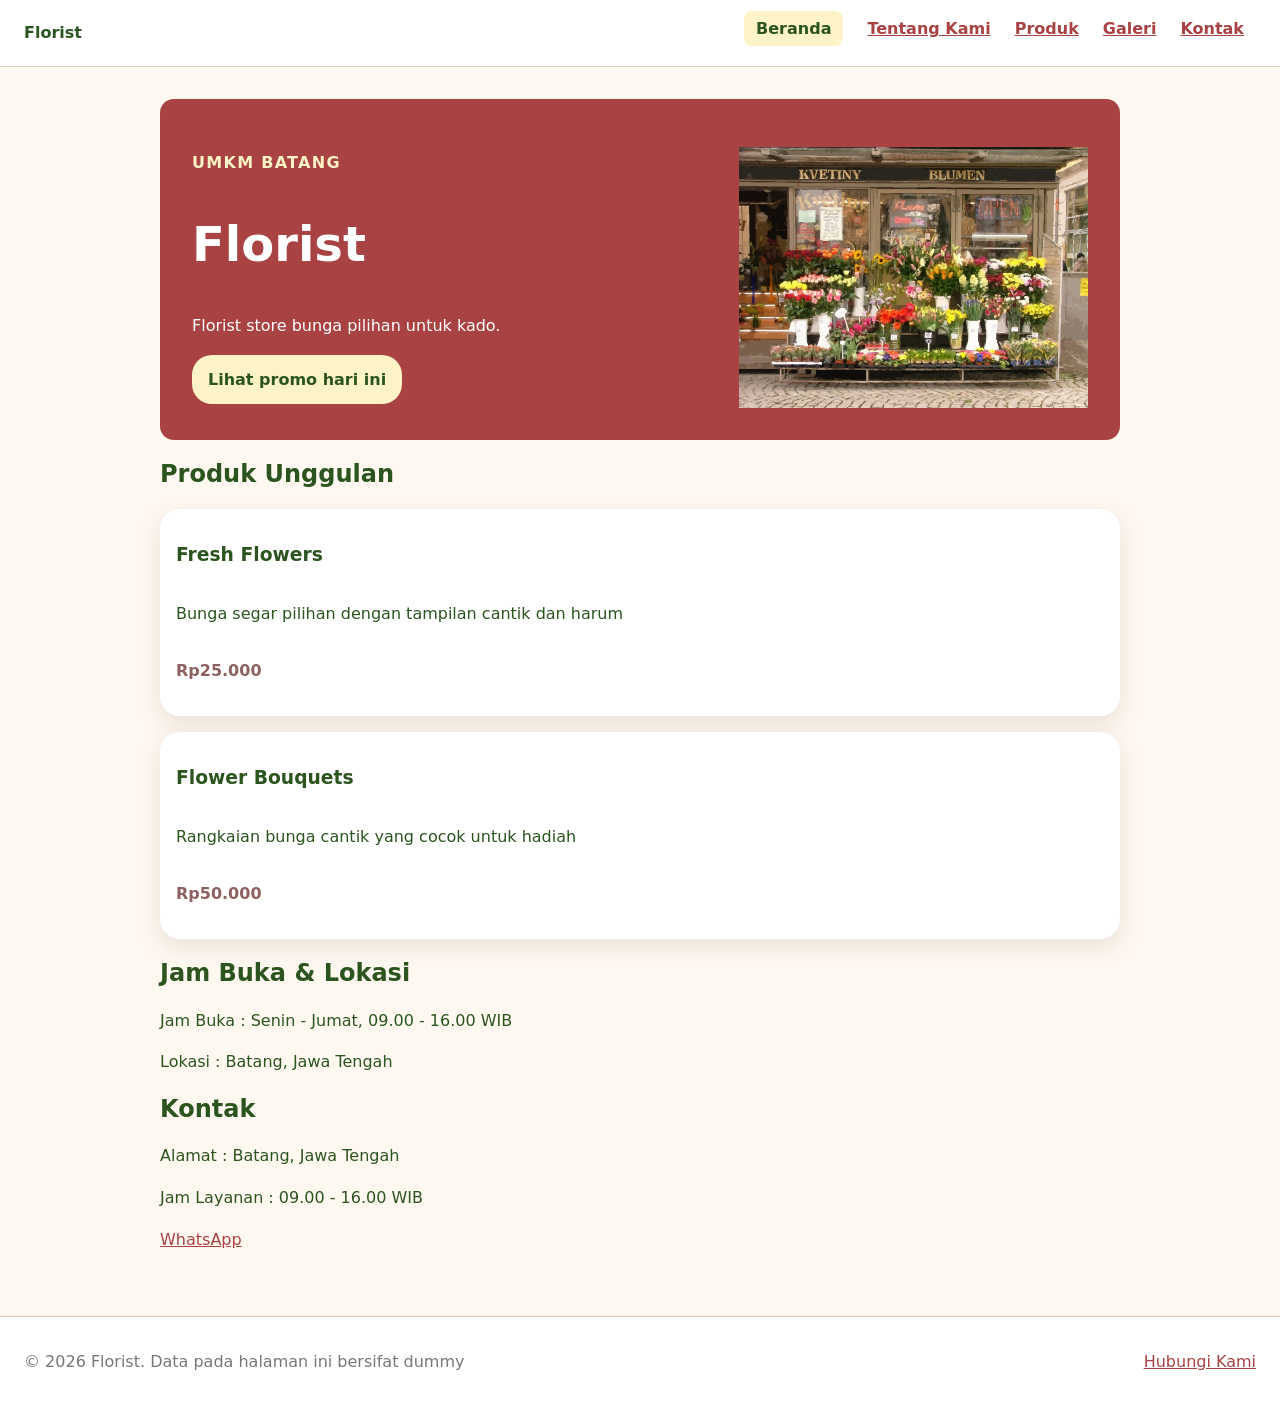
<file: index.html>
<!DOCTYPE html>
<html lang="en">

<head>
    <meta charset="UTF-8">
    <meta name="viewport" content="width=device-width, initial-scale=1.0">
    <title>Florist - Website UMKM</title>
    <link rel="stylesheet" href="css/style.css">

</head>

<body>
    <a class="skip-link" href="#konten">Lewat ke konten utama</a>
    <header class="site-header">
        <nav class="nav" aria-label="Navigasi utama">
            <a class="brand" href="index.html">Florist</a>
            <ul>
                <li><a aria-current="page" href="index.html">Beranda</a></li>
                <li><a href="tentang.html">Tentang Kami</a></li>
                <li><a href="produk.html">Produk</a></li>
                <li><a href="galeri.html">Galeri</a></li>
                <li><a href="kontak.html">Kontak</a></li>
            </ul>
        </nav>
    </header>

    <main id="konten" class="page">
        <section class="hero" aria-labelledby="hero-title">
            <div class="hero-content">
                <p class="eyebrow"> UMKM Batang</p>
                <h1 id="hero-title">Florist</h1>
                <p>Florist store bunga pilihan untuk kado.</p>
                <button id="promoButton" type="button">Lihat promo hari ini</button>
            </div>
            <img src="assets\images\florist.svg" width="640" height="360" alt="Koleksi Florist Kami">
        </section>

        <section aria-labelledby="produk-title">
            <h2 id="produk-title">Produk Unggulan</h2>
            <div class="product-list">
                <article class="product-card">
                    <h3>Fresh Flowers</h3>
                    <p>Bunga segar pilihan dengan tampilan cantik dan harum</p>
                    <p class="price">Rp25.000</p>
                </article>
                <article class="product-card">
                    <h3>Flower Bouquets</h3>
                    <p>Rangkaian bunga cantik yang cocok untuk hadiah</p>
                    <p class="price">Rp50.000</p>
                </article>
            </div>
        </section>
        <section aria-labelledby="info-title">
            <h2 id="info-title"> Jam Buka & Lokasi</h2>
            <p>Jam Buka : Senin - Jumat, 09.00 - 16.00 WIB</p>
            <p>Lokasi : Batang, Jawa Tengah</p>
        </section>
        <section aria-labelledby="kontak-singkat">
            <h2 id="kontak-singkat">Kontak</h2>
            <p>Alamat : Batang, Jawa Tengah</p>
            <p>Jam Layanan : 09.00 - 16.00 WIB</p>
            <a href="https://wa.me/6285647520231"> WhatsApp</a>
        </section>
    </main>
    <footer class="site-footer">
        <p>&copy; 2026 Florist. Data pada halaman ini bersifat dummy</p>
        <a href="kontak.html">Hubungi Kami</a>
    </footer>
    <script src="js/app.js" defer></script>
    <script src="js/script.js"></script>

</body>

</html>
</file>
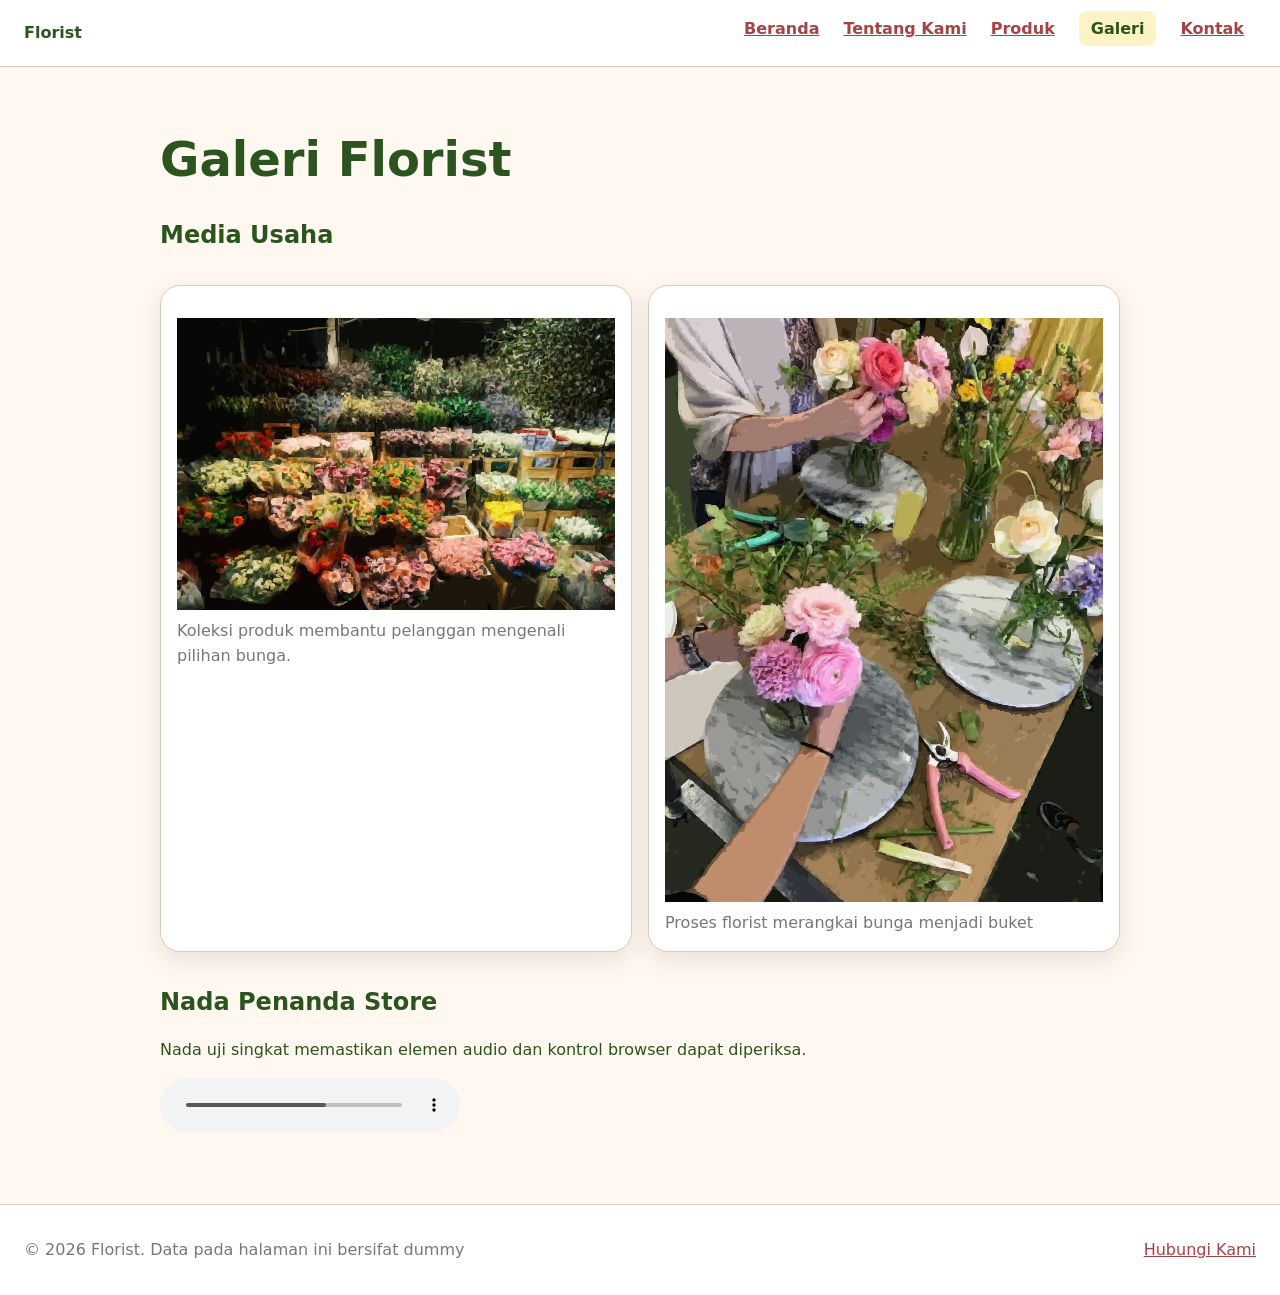
<file: galeri.html>
<!DOCTYPE html>
<html lang="en">

<head>
    <meta charset="UTF-8">
    <meta name="viewport" content="width=device-width, initial-scale=1.0">
    <title>Florist - Website UMKM</title>
    <link rel="stylesheet" href="css/style.css">
    <script src="js/app.js" defer></script>
</head>

<body>
    <a class="skip-link" href="#konten">Lewat ke konten utama</a>
    <header class="site-header">
        <nav class="nav" aria-label="Navigasi utama">
            <a class="brand" href="index.html">Florist</a>
            <ul>
                <li><a href="index.html">Beranda</a></li>
                <li><a href="tentang.html">Tentang Kami</a></li>
                <li><a href="produk.html">Produk</a></li>
                <li><a aria-current="page" href="galeri.html">Galeri</a></li>
                <li><a href="kontak.html">Kontak</a></li>
            </ul>
        </nav>
    </header>
    <main id="konten" class="page">
        <h1>Galeri Florist</h1>
        <section aria-labelledby="media-title">
            <h2 id="media-title">Media Usaha</h2>
            <div class="gallery-grid">
                <figure class="media-card">
                    <img src="assets\images\flower.svg" width="640" height="360" loading="lazy"
                        alt="Koleksi Florist Kami" />
                    <figcaption>Koleksi produk membantu pelanggan mengenali pilihan bunga.</figcaption>
                </figure>
                <figure class="media-card">
                    <img src="assets\images\rangkai.svg" width="640" height="360" loading="lazy"
                        alt="Florist sedang merangkai bunga menjadi buket">
                    <figcaption>Proses florist merangkai bunga menjadi buket</figcaption>
                </figure>

            </div>
        </section>
        <section aria-labelledby="audio-title">
            <h2 id="audio-title">Nada Penanda Store</h2>
            <p id="audio-note">Nada uji singkat memastikan elemen audio dan kontrol browser dapat diperiksa.</p>
            <audio controls aria-describedby="audio-note" src="assets\audio\intrumen.mp3">
                Browser Anda tidak mendukung pemutar audio.
            </audio>
        </section>
    </main>
    <footer class="site-footer">
        <p>&copy; 2026 Florist. Data pada halaman ini bersifat dummy</p>
        <a href="kontak.html">Hubungi Kami</a>
    </footer>
</body>

</html>
</file>
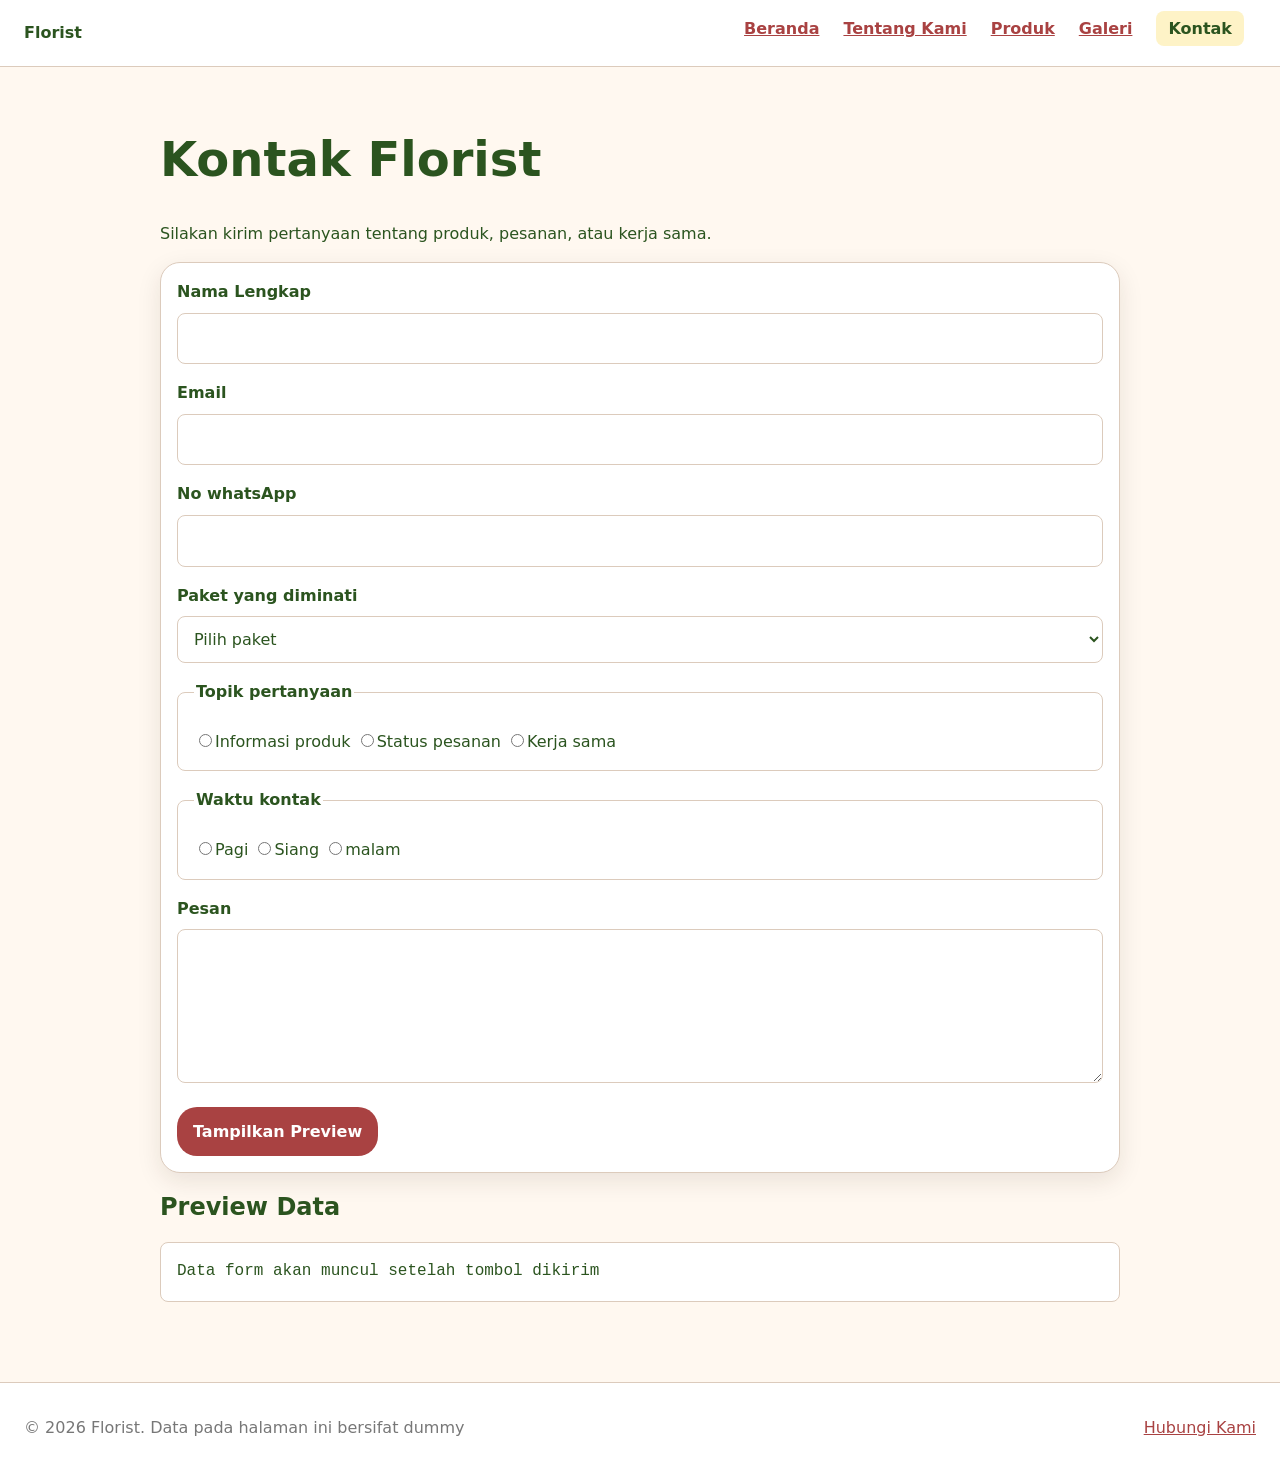
<file: kontak.html>
<!DOCTYPE html>
<html lang="en">

<head>
    <meta charset="UTF-8">
    <meta name="viewport" content="width=device-width, initial-scale=1.0">
    <title>Florist - Website UMKM</title>
    <link rel="stylesheet" href="css/style.css">
    <script src="js/form.js" defer></script>
    <script src="js/app.js" defer></script>
</head>

<body>
    <a class="skip-link" href="#konten">Lewat ke konten utama</a>
    <header class="site-header">
        <nav class="nav" aria-label="Navigasi utama">
            <a class="brand" href="index.html">Florist</a>
            <ul>
                <li><a href="index.html">Beranda</a></li>
                <li><a href="tentang.html">Tentang Kami</a></li>
                <li><a href="produk.html">Produk</a></li>
                <li><a href="galeri.html">Galeri</a></li>
                <li><a aria-current="page" href="kontak.html">Kontak</a></li>
            </ul>
        </nav>
    </header>
    <main id="konten" class="page">
        <h1>Kontak Florist</h1>
        <p>Silakan kirim pertanyaan tentang produk, pesanan, atau kerja sama.</p>
        <form id="form-kontak" action="#" method="post">
            <div class="field">
                <label for="name">Nama Lengkap</label>
                <input type="text" name="name" id="name" autocomplete="name" required minlength="3" />
            </div>
            <div class="field">
                <label for="email">Email</label>
                <input type="email" id="email" name="email" autocomplete="email" required />
            </div>
            <div class="field">
                <label for="tel">No whatsApp</label>
                <input type="tel" id="tel" name="tel" autocomplete="tel" required>
            </div>
            <div class="field">
                <label for="paket">Paket yang diminati</label>
                <select name="paket" id="paket" required>
                    <option value="">Pilih paket</option>
                    <option value="rumahan">Paket rumahan</option>
                    <option value="kantor">Paket kantor</option>
                    <option value="reseller">Paket reseller</option>
                </select>
            </div>
            <fieldset>
                <legend>Topik pertanyaan</legend>
                <label><input type="radio" name="topik" value="produk" required>Informasi produk</label>
                <label><input type="radio" name="topik" value="pesanan">Status pesanan</label>
                <label><input type="radio" name="topik" value="kerja-sama">Kerja sama</label>
            </fieldset>
            <fieldset>
                <legend>Waktu kontak</legend>
                <label><input type="radio" name="waktu" value="pagi" required>Pagi</label>
                <label><input type="radio" name="waktu" value="siang">Siang</label>
                <label><input type="radio" name="waktu" value="malam">malam</label>
            </fieldset>
            <div class="field">
                <label for="pesan">Pesan</label>
                <textarea name="pesan" id="pesan" rows="5" required minlength="10"></textarea>
            </div>
            <button type="submit">Tampilkan Preview</button>
        </form>
        <section aria-labelledby="preview-titlr">
            <h2 id="preview-title">Preview Data</h2>
            <pre id="preview-form" aria-live="polite">Data form akan muncul setelah tombol dikirim</pre>
        </section>
    </main>
    <footer class="site-footer">
        <p>&copy; 2026 Florist. Data pada halaman ini bersifat dummy</p>
        <a href="kontak.html">Hubungi Kami</a>
    </footer>
</body>

</html>
</file>
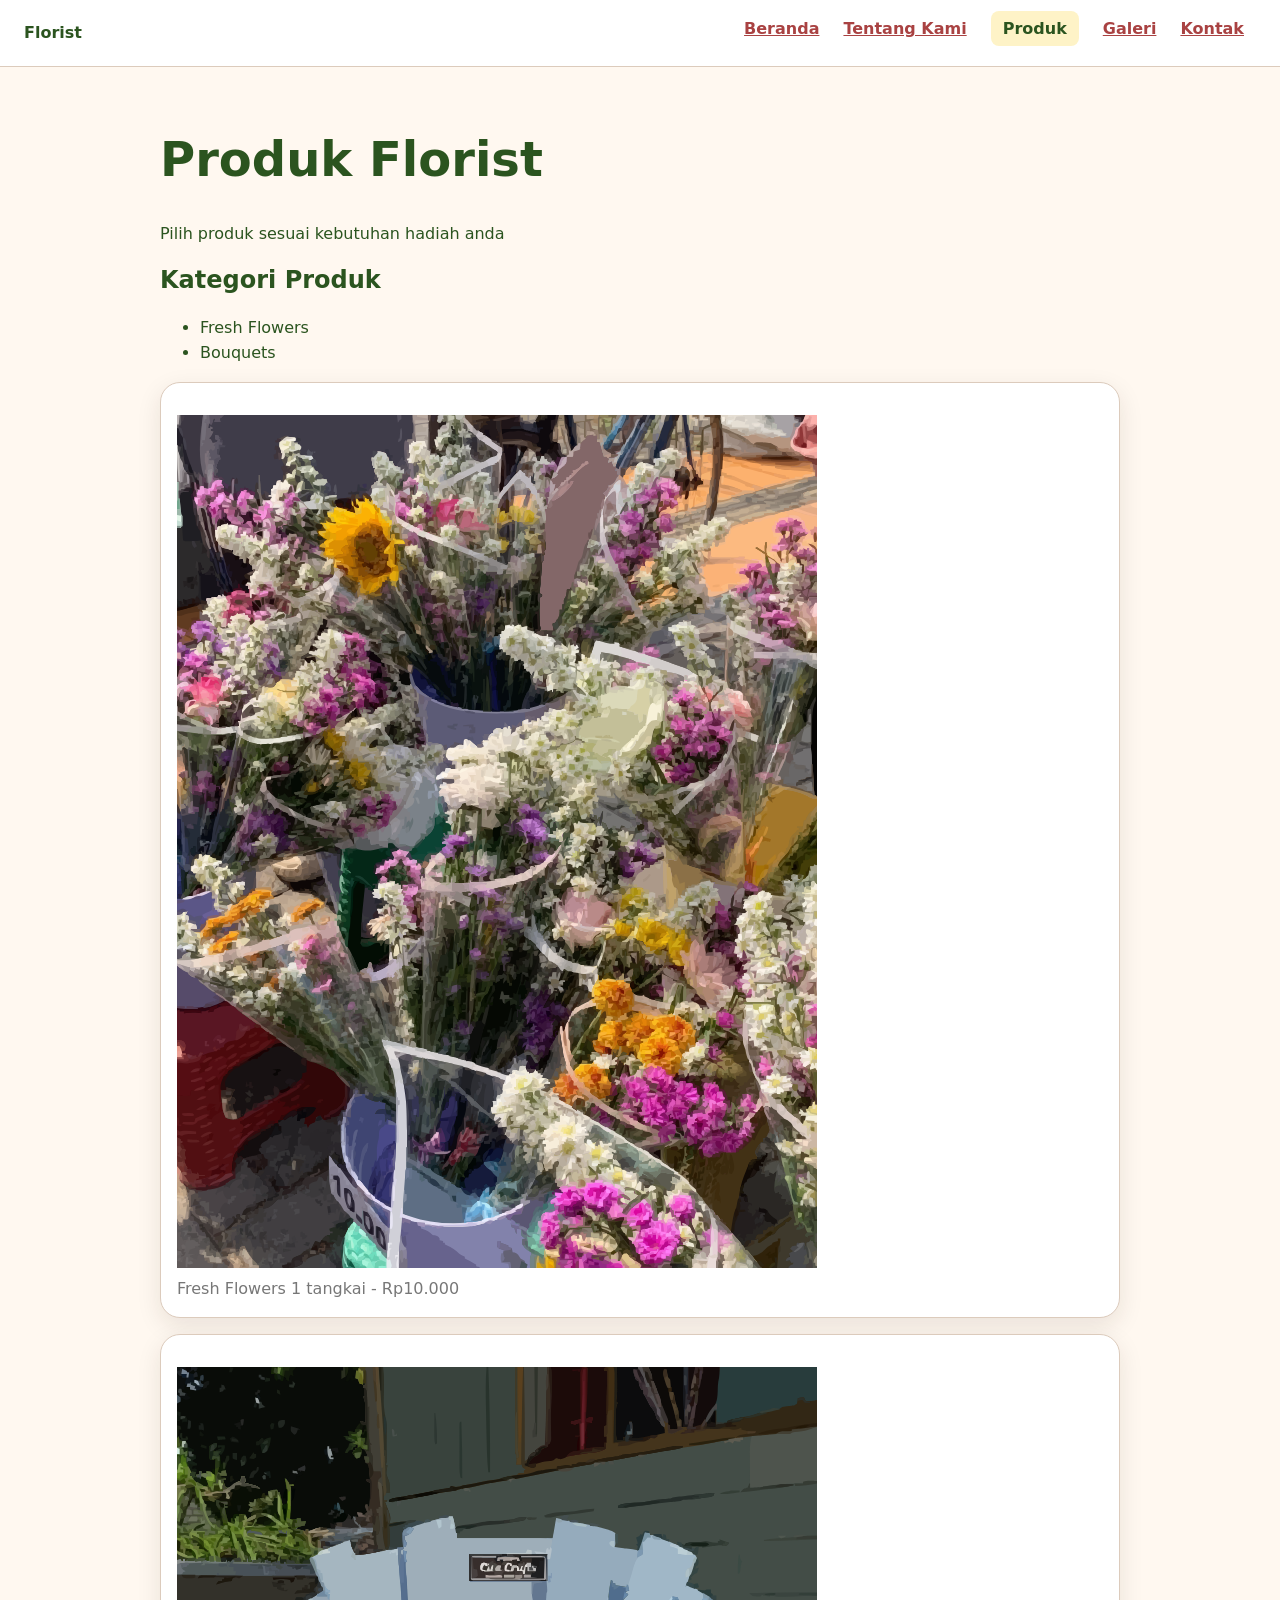
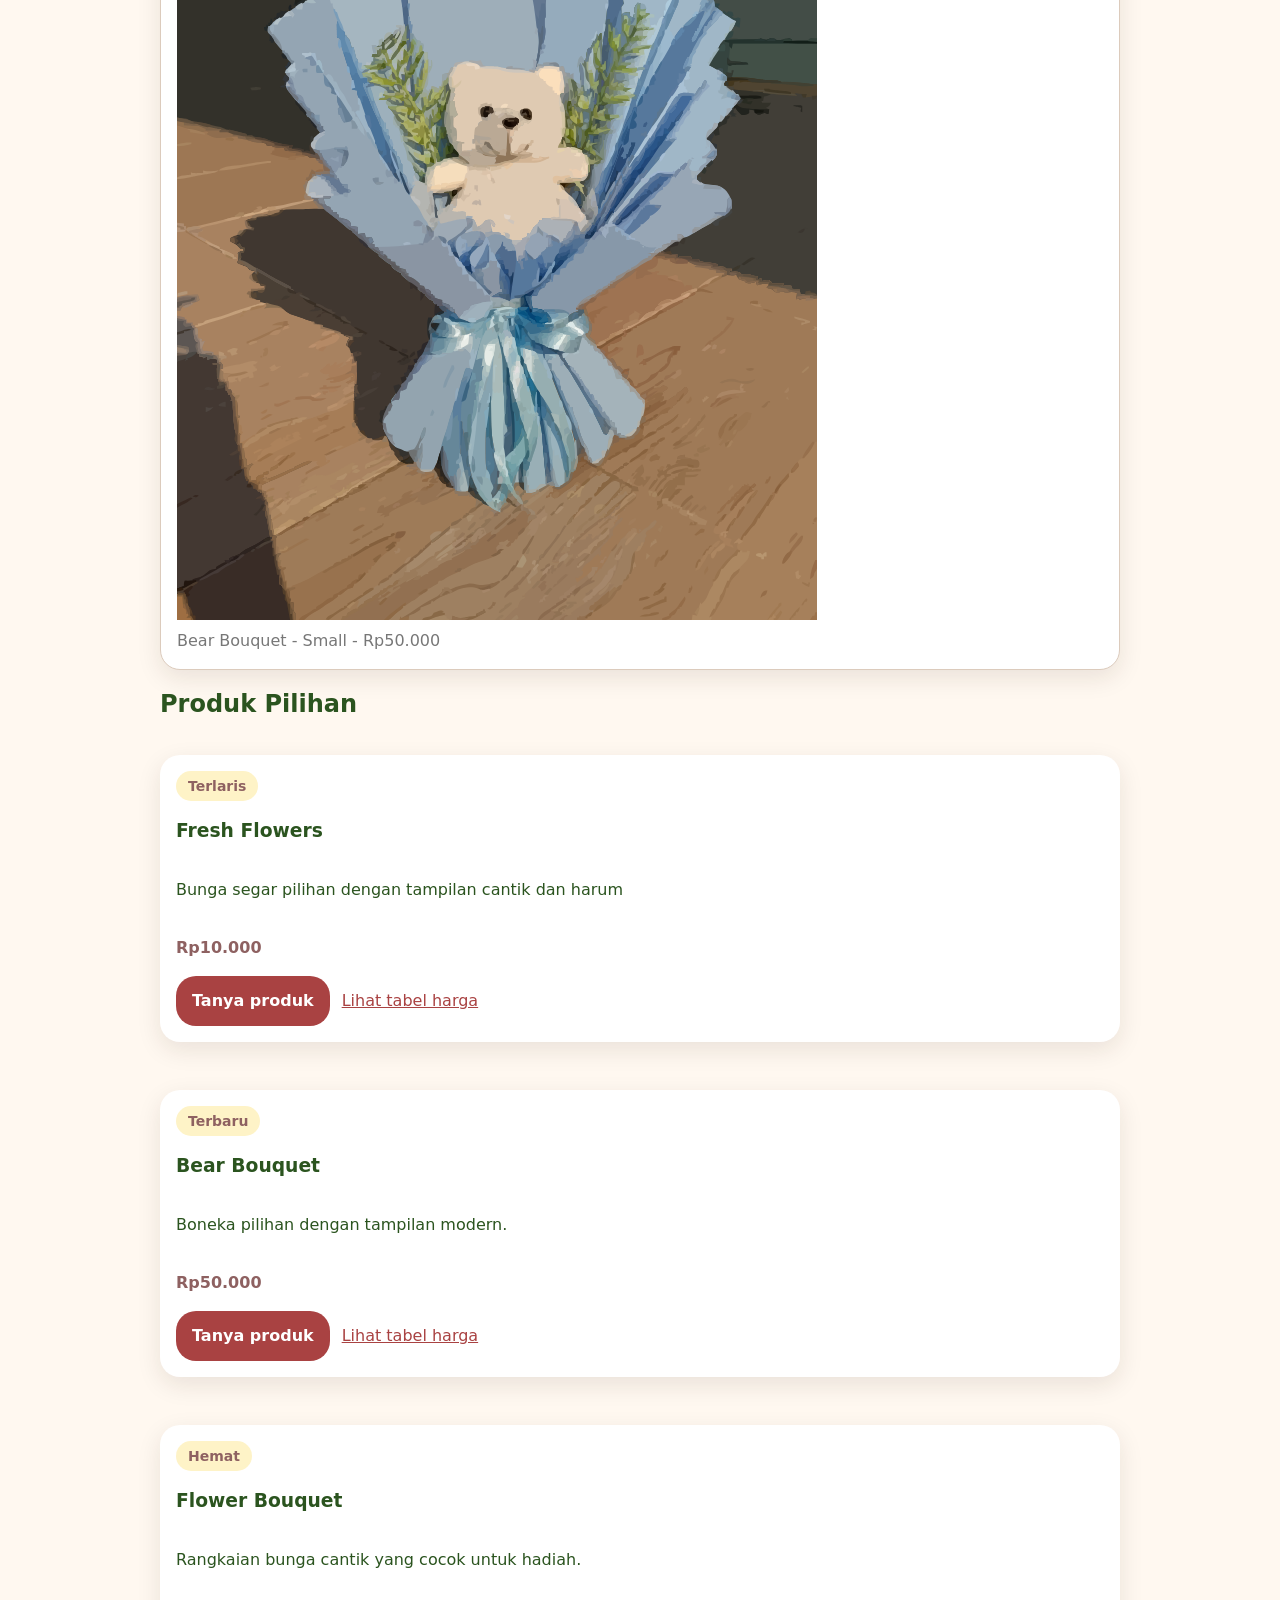
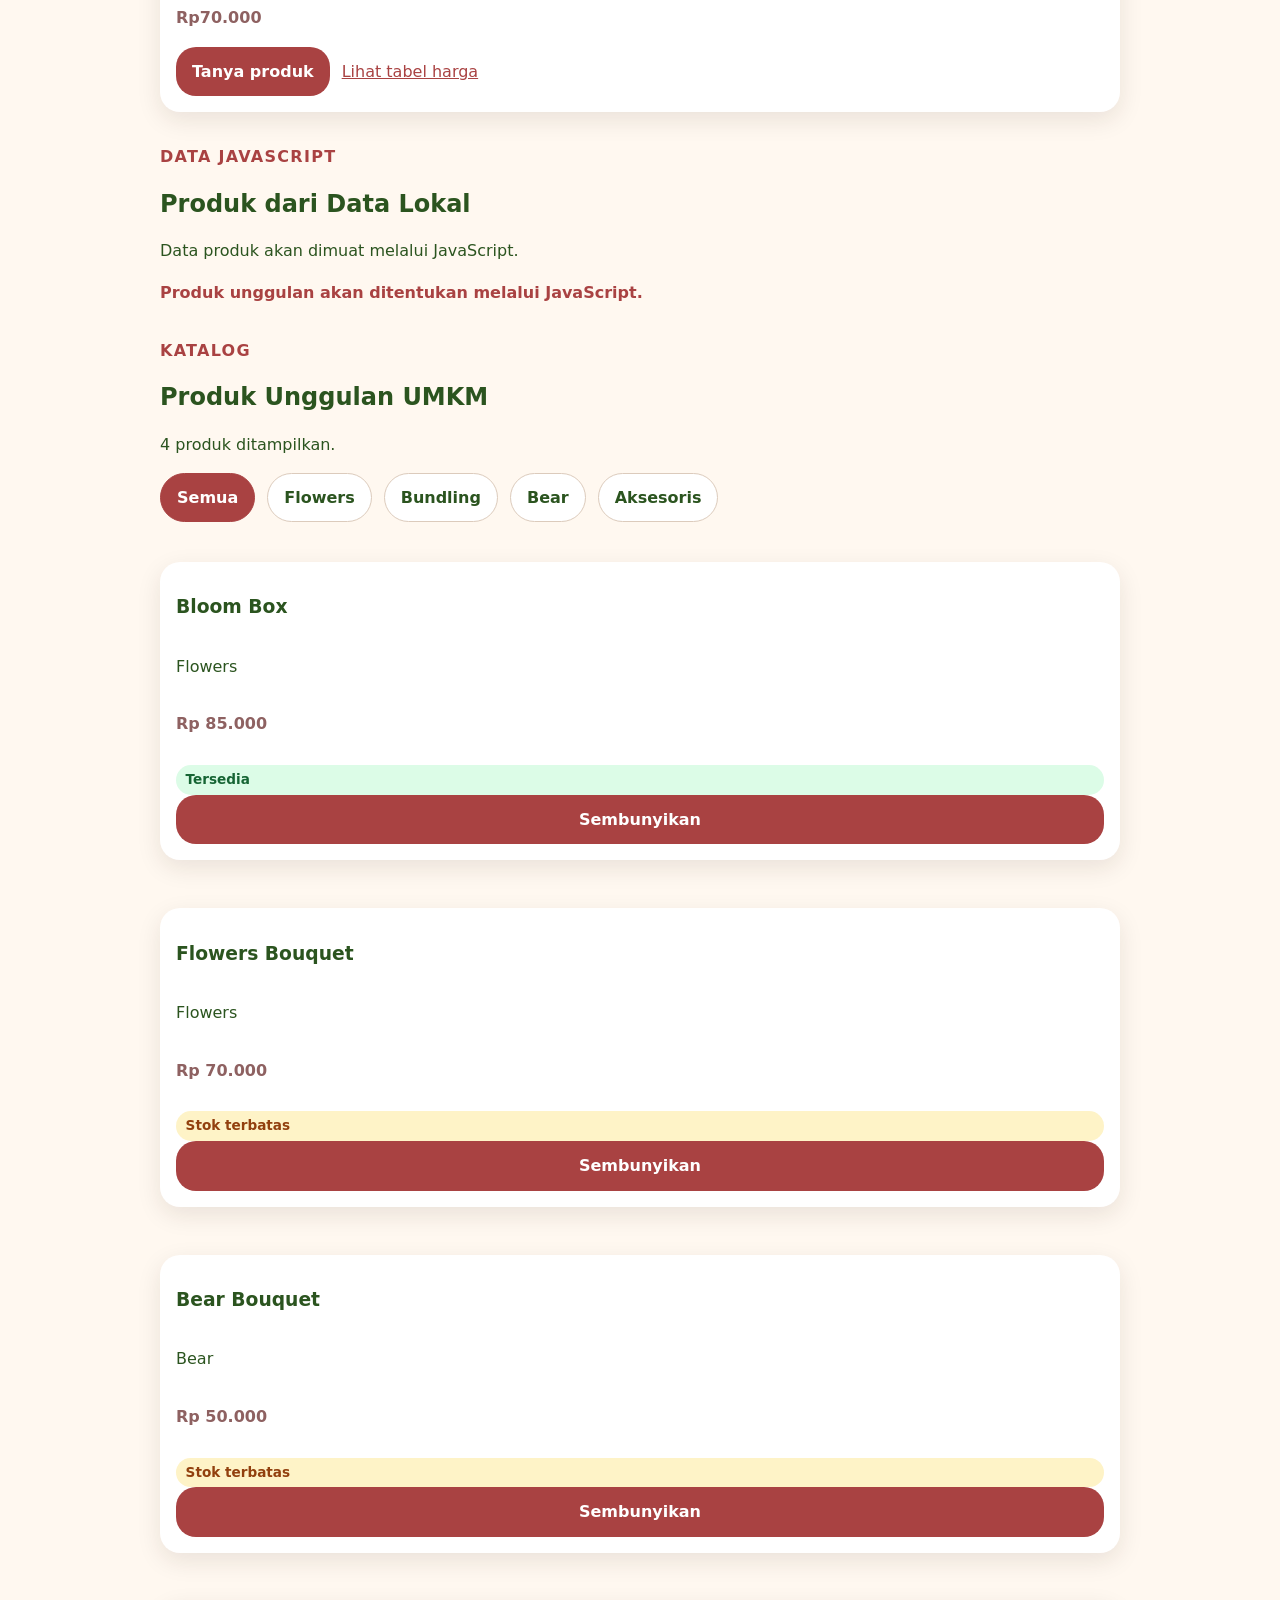
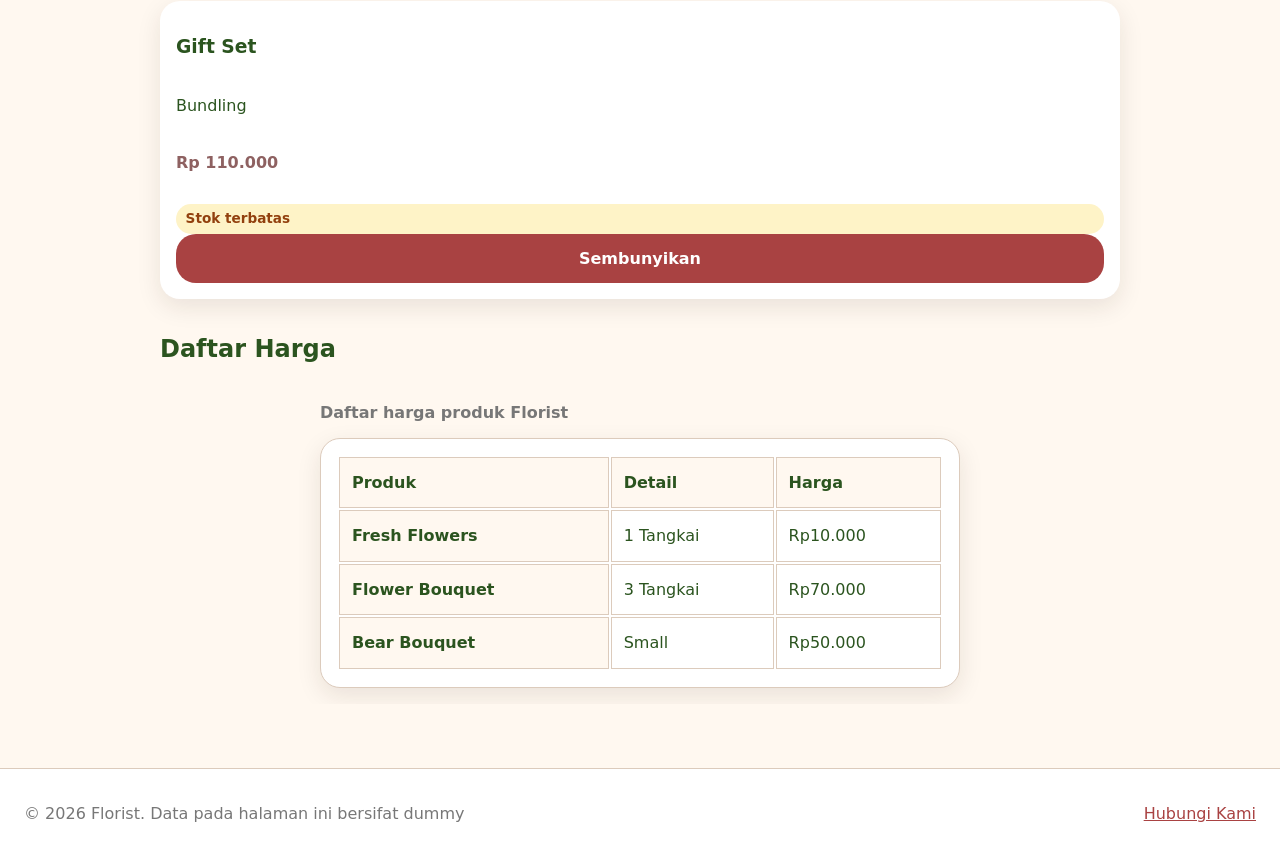
<file: produk.html>
<!DOCTYPE html>
<html lang="en">

<head>
    <meta charset="UTF-8">
    <meta name="viewport" content="width=device-width, initial-scale=1.0">
    <title>Florist - Website UMKM</title>
    <link rel="stylesheet" href="css/style.css">
    <script src="js/app.js" defer></script>
</head>

<body>
    <a class="skip-link" href="#konten">Lewat ke konten utama</a>
    <header class="site-header">
        <nav class="nav" aria-label="Navigasi utama">
            <a class="brand" href="index.html">Florist</a>
            <ul>
                <li><a href="index.html">Beranda</a></li>
                <li><a href="tentang.html">Tentang Kami</a></li>
                <li><a aria-current="page" href="produk.html">Produk</a></li>
                <li><a href="galeri.html">Galeri</a></li>
                <li><a href="kontak.html">Kontak</a></li>
            </ul>
        </nav>
    </header>
    <main id="konten" class="page">
        <h1>Produk Florist</h1>
        <p>Pilih produk sesuai kebutuhan hadiah anda</p>

        <section aria-labelledby="kategori-title">
            <h2 id="kategori-title">Kategori Produk</h2>
            <ul>
                <li>Fresh Flowers</li>

                <li>Bouquets</li>
            </ul>
            <figure class="media-card">
                <img src="assets\images\presh.svg" alt="Koleksi fresh flowers Kami" width="640" height="360" />
                <figcaption>Fresh Flowers 1 tangkai - Rp10.000</figcaption>
            </figure>
            <figure class="media-card">
                <img src="assets\images\bearbuket.svg" alt="Koleksi bear bouquet Kami" width="640" height="360" />
                <figcaption>Bear Bouquet - Small - Rp50.000</figcaption>
            </figure>
        </section>
        <section aria-labelledby="produk-pilihan-title">
            <h2 id="produk-pilihan-title">Produk Pilihan</h2>
            <div class="product-grid">
                <article class="product-card">
                    <span class="product-badge">Terlaris</span>
                    <h3>Fresh Flowers</h3>
                    <p>Bunga segar pilihan dengan tampilan cantik dan harum</p>
                    <p class="price">Rp10.000</p>
                    <div class="card-actions">
                        <a class="button" href="kontak.html">Tanya produk</a>
                        <a href="#harga-title">Lihat tabel harga</a>
                    </div>
                </article>

                <article class="product-card">
                    <span class="product-badge">Terbaru</span>
                    <h3>Bear Bouquet</h3>
                    <p>Boneka pilihan dengan tampilan modern.</p>
                    <p class="price">Rp50.000</p>
                    <div class="card-actions">
                        <a class="button" href="kontak.html">Tanya produk</a>
                        <a href="#harga-title">Lihat tabel harga</a>
                    </div>
                </article>

                <article class="product-card">
                    <span class="product-badge">Hemat</span>
                    <h3>Flower Bouquet</h3>
                    <p>Rangkaian bunga cantik yang cocok untuk hadiah.</p>
                    <p class="price">Rp70.000</p>
                    <div class="card-actions">
                        <a class="button" href="kontak.html">Tanya produk</a>
                        <a href="#harga-title">Lihat tabel harga</a>
                    </div>
                </article>
            </div>
        </section>

        <section class="section" aria-labelledby="produk-dinamis-title">
            <div class="section-header">
                <p class="eyebrow">Data JavaScript</p>
                <h2 id="produk-dinamis-title">Produk dari Data Lokal</h2>
                <p id="produk-ringkasan">Data produk akan dimuat melalui JavaScript.</p>
                <p id="produk-unggulan">Produk unggulan akan ditentukan melalui JavaScript.</p>
            </div>
            <div id="produk-dinamis" class="js-product-grid"></div>
            <section class="product-section" aria-labelledby="produk-title">
                <div class="section-heading">
                    <p class="eyebrow">Katalog</p>
                    <h2 id="produk-title">Produk Unggulan UMKM</h2>
                    <p id="produk-status" class="produk-status">Produk belum dimuat.</p>
                </div>

                <div class="filter-bar" aria-label="Filter kategori produk">
                    <button type="button" class="filter-button is-active" data-filter="Semua">Semua</button>
                    <button type="button" class="filter-button" data-filter="Flowers">Flowers</button>
                    <button type="button" class="filter-button" data-filter="Bundling">Bundling</button>
                    <button type="button" class="filter-button" data-filter="Bear">Bear</button>
                    <button type="button" class="filter-button" data-filter="Aksesori">Aksesoris</button>

                </div>

                <div id="produk-grid" class="product-grid" aria-live="polite"></div>
            </section>
        </section>
        <section aria-labelledby="harga-title">
            <h2 id="harga-title">Daftar Harga</h2>
            <div class="table-scroll" role="region" aria-labelledby="daftar-harga-caption" tabindex="0">
                <table>
                    <caption>Daftar harga produk Florist</caption>
                    <thead>
                        <tr>
                            <th scope="col">Produk</th>
                            <th scope="col">Detail</th>
                            <th scope="col">Harga</th>
                        </tr>
                    </thead>
                    <tbody>
                        <tr>
                            <th scope="row">Fresh Flowers</th>
                            <td> 1 Tangkai</td>
                            <td>Rp10.000</td>
                        </tr>
                        <tr>
                            <th scope="row">Flower Bouquet</th>
                            <td> 3 Tangkai</td>
                            <td>Rp70.000</td>
                        </tr>
                        <tr>
                            <th scope="row">Bear Bouquet </th>
                            <td> Small </td>
                            <td>Rp50.000</td>
                        </tr>
                    </tbody>
                </table>
            </div>

        </section>
    </main>
    <footer class="site-footer">
        <p>&copy; 2026 Florist. Data pada halaman ini bersifat dummy</p>
        <a href="kontak.html">Hubungi Kami</a>
    </footer>
</body>

</html>
</file>
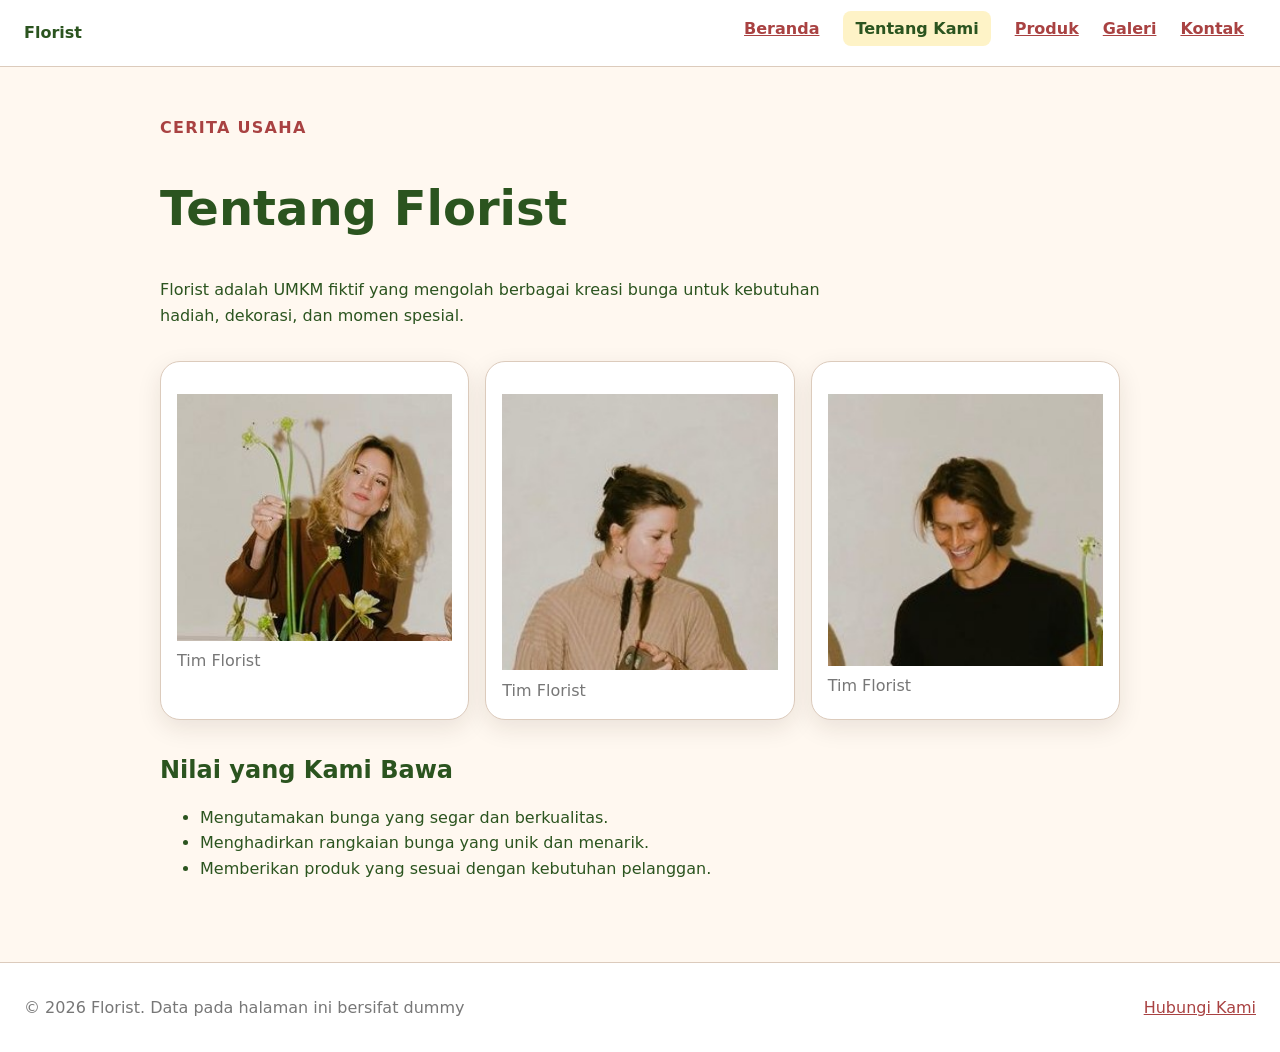
<file: tentang.html>
<!doctype html>
<html lang="id">

<head>
  <meta charset="utf-8" />
  <meta name="viewport" content="width=device-width, initial-scale=1" />
  <title>Tentang Florist - Website UMKM</title>
  <link rel="stylesheet" href="css/style.css" />
  <script src="js/app.js" defer></script>
</head>

<body>
  <a class="skip-link" href="#konten">Lewati ke konten utama</a>
  <header class="site-header">
    <nav class="nav" aria-label="Navigasi utama">
      <a class="brand" href="index.html">Florist</a>
      <ul>
        <li><a href="index.html">Beranda</a></li>
        <li><a aria-current="page" href="tentang.html">Tentang Kami</a></li>
        <li><a href="produk.html">Produk</a></li>
        <li><a href="galeri.html">Galeri</a></li>
        <li><a href="kontak.html">Kontak</a></li>
      </ul>
    </nav>
  </header>
  <main id="konten" class="page">
    <section aria-labelledby="tentang-title">
      <p class="eyebrow">Cerita Usaha</p>
      <h1 id="tentang-title">Tentang Florist</h1>
      <p>Florist adalah UMKM fiktif yang mengolah berbagai kreasi bunga untuk kebutuhan hadiah, dekorasi, dan momen
        spesial.</p>
      <div class="team-florist">
        <figure class="media-card">
          <img src="assets\images\tim-florist\1.jpg" width="640" height="360" loading="lazy" alt="Tim Florist Kami">
          <figcaption>Tim Florist</figcaption>
        </figure>
         <figure class="media-card">
          <img src="assets\images\tim-florist\2.jpg" width="640" height="360" loading="lazy" alt="Tim Florist Kami">
          <figcaption>Tim Florist</figcaption>
        </figure>
         <figure class="media-card">
          <img src="assets\images\tim-florist\3.jpg" width="640" height="360" loading="lazy" alt="Tim Florist Kami">
          <figcaption>Tim Florist</figcaption>
        </figure>
      </div>

    </section>
    <section aria-labelledby="nilai-title">
      <h2 id="nilai-title">Nilai yang Kami Bawa</h2>
      <ul>
        <li>Mengutamakan bunga yang segar dan berkualitas.</li>
        <li>Menghadirkan rangkaian bunga yang unik dan menarik.</li>
        <li>Memberikan produk yang sesuai dengan kebutuhan pelanggan.</li>
      </ul>
    </section>
  </main>
  <footer class="site-footer">
    <p>&copy; 2026 Florist. Data pada halaman ini bersifat dummy</p>
     <a href="kontak.html">Hubungi Kami</a>
  </footer>
</body>

</html>
</file>
<file: css/style.css>
:root {
  --color-primary: #a94242;
  --color-primary-strong: #8e6161;
  --color-text: #2b541f;
  --color-muted: #777777;
  --color-surface: #FFFFFF;
  --color-surface-soft: #FFF8F0;
  --color-border: #dccbbc;
  --color-focus: #1d4ed8;
  --space-1: 0.5rem;
  --space-2: 0.75rem;
  --space-3: 1rem;
  --space-4: 1.5rem;
  --space-5: 2rem;
  --space-6: 2.5rem;
  --radius-sm: 0.5rem;
  --radius-md: 0.875rem;
  --radius-lg: 1.25rem;
  --shadow-card: 0 0.5rem 1.5rem rgb(47 33 24 / 0.1);
}

*,
*::before,
*::after {
  box-sizing: border-box;
}

html {
  color-scheme: light;
}

body {
  margin: 0;
  color: var(--color-text);
  background: var(--color-surface-soft);
  font-family: system-ui, -apple-system, BlinkMacSystemFont, "Segoe UI", sans-serif;
  font-size: 1rem;
  line-height: 1.6;
}

img {
  margin-top: var(--space-3);
  max-width: 100%;
  height: auto;
}

a {
  color: var(--color-primary);
}

a:hover {
  color: var(--color-text);
}

:focus-visible {
  outline: 3px solid var(--color-focus);
  outline-offset: 3px;
}

.page {
  padding-block: var(--space-5);
}

.hero {
  padding: var(--space-5);
  color: var(--color-surface);
  background: var(--color-primary);
  border-radius: var(--radius-md);
  display: grid;
  /* grid-template-columns: 1.2fr 0.8fr; */
  gap: var(--space-4);
  align-items: center;
  grid-template-columns: 1fr; 
}
.eyebrow {
  color: var(--color-primary);
  font-weight: 800;
  letter-spacing: 0.08em;
  text-transform: uppercase;
}
.hero .eyebrow {
  color: #fef3c7;
}

.hero-image {
  width: 100%;
  border-radius: var(--radius-md);
}
.hero button {
  color: var(--color-text);
  background: #fef3c7;
}

.hero button:hover {
  color: var(--color-text);
  background: #fde68a;
}
.skip-link {
  position: absolute;
  top: -5rem;
  left: var(--space-3);
  padding: var(--space-2) var(--space-3);
  color: var(--color-surface);
  background: var(--color-text);
}

.skip-link:focus {
  top: var(--space-3);
}

.site-header,
.site-footer {
  padding: var(--space-3) var(--space-4);
  background: var(--color-surface);
  border-bottom: 1px solid var(--color-border);
}

.site-footer {
  margin-top: var(--space-5);
  color: var(--color-muted);
  align-items: center;
  border-top: 1px solid var(--color-border);
  border-bottom: 0;
  display: flex;
  flex-direction: row;
  justify-content: space-between;
  gap: var(--space-3);
}

.page {
  width: min(100% - 2rem, 60rem);
  margin-inline: auto;
}

.brand {
  margin-bottom: 0;
  display: inline-block;
  color: var(--color-text);
  font-weight: 800;
  text-decoration: none;
}

.nav {
  display: flex;
  /* flex-direction: row; */
  gap: var(--space-3);
  color: var(--color-text);
  font-weight: 800;
  text-decoration: none;
  /* align-items: center; */
  justify-content: space-between;
  flex-direction: column;
  align-items: flex-start;
}

.nav ul {
  display: flex;
  gap: var(--space-2);
  flex-wrap: wrap;
  list-style: none;
  padding: 0;
  margin: 0;
  flex-direction: column;
}
.nav li {
  display: inline-block;
  margin: 0 var(--space-2) var(--space-1) 0;
}

.nav a[aria-current="page"] {
  padding: var(--space-1) var(--space-2);
  color: var(--color-text);
  font-weight: 700;
  text-decoration: none;
  background: #fef3c7;
  border-radius: var(--radius-sm);
}

@media (min-width: 42rem) {
  .nav ul { flex-direction: row; }
  .gallery-grid { grid-template-columns: repeat(2, minmax(0, 1fr)); }
}

@media (min-width: 48rem) {
  .hero { grid-template-columns: 1.2fr 0.8fr; }
  .product-grid { grid-template-columns: repeat(2, minmax(0, 1fr)); }
}


@media (min-width: 60rem) {
  .nav { flex-direction: row; align-items: center; justify-content: space-between; }
  .product-grid { grid-template-columns: repeat(3, minmax(0, 1fr)); }
}

.product-grid,
.gallery-grid {
  display: grid;
  /* grid-template-columns: repeat(3, minmax(0, 1fr)); */
  gap: var(--space-3);
  grid-template-columns: 1fr;
}



h1,
h2,
h3 {
  line-height: 1.2;
  text-wrap: balance;
}

h1 {
  font-size: clamp(2rem, 6vw, 3rem);
}

p,
li {
  max-width: 68ch;
}


.price {
  color: var(--color-primary-strong);
  font-weight: 800;
}

.button,
button {
  display: inline-block;
  padding: var(--space-2) var(--space-3);
  color: var(--color-surface);
  font: inherit;
  font-weight: 700;
  text-decoration: none;
  cursor: pointer;
  background: var(--color-primary);
  border: 0;
  border-radius: var(--radius-lg);
}

.button:hover,
button:hover {
  color: var(--color-surface);
  background: var(--color-primary-strong);
}

.product-card {
  display: flex;
  flex-direction: column;
  background: var(--color-surface);
  border-radius: var(--radius-lg);
  box-shadow: var(--shadow-card);
  padding: var(--space-3);
  margin-block: var(--space-3);
}

.product-badge {
  align-self: flex-start;
  padding: 0.25rem var(--space-2);
  color: var(--color-primary-strong);
  font-size: 0.875rem;
  font-weight: 800;
  background: #fef3c7;
  border-radius: 999px;
}

.card-actions {
  display: flex;
  gap: var(--space-2);
  align-items: center;
  flex-wrap: wrap;
  margin-top: auto;
}

.gallery-grid {
  grid-template-columns: repeat(2, minmax(0, 1fr));
}

.media-card,
table,
form {
  margin-block: var(--space-3);
  margin-inline: auto;
  padding: var(--space-3);
  background: var(--color-surface);
  border: 1px solid var(--color-border);
  border-radius: var(--radius-lg);
  box-shadow: var(--shadow-card);
}

.table-scroll { max-width: 100%; overflow-x: auto; }
.table-scroll:focus-visible { outline: 3px solid var(--color-focus); outline-offset: 3px; }
.table-scroll table { min-width: 40rem; }

figure {
  margin-inline: 0;
}

.team-florist {
  display: grid;
  grid-template-columns: repeat(3, minmax(0, 1fr));
  gap: var(--space-3);
}

figcaption,
caption {
  color: var(--color-muted);
}

/* table {
  width: 100%;
  border-collapse: collapse;
  border-radius: 0;
} */

caption {
  margin-bottom: var(--space-2);
  font-weight: 700;
  text-align: left;
}

th,
td {
  padding: var(--space-2);
  text-align: left;
  border: 1px solid var(--color-border);
}

th {
  background: var(--color-surface-soft);
}

.field {
  margin-bottom: var(--space-3);
}

.field label,
legend {
  display: block;
  margin-bottom: var(--space-1);
  font-weight: 700;
}

.field input,
.field select,
.field textarea {
  width: 100%;
  padding: var(--space-2);
  color: inherit;
  font: inherit;
  background: var(--color-surface);
  border: 1px solid var(--color-border);
  border-radius: var(--radius-sm);
}

input[type="radio"],
input[type="checkbox"] {
  width: auto;
}

fieldset {
  margin: 0 0 var(--space-3);
  padding: var(--space-3);
  border: 1px solid var(--color-border);
  border-radius: var(--radius-sm);
}

audio {
  max-width: 100%;
}

#preview-form {
  padding: var(--space-3);
  white-space: pre-wrap;
  background: var(--color-surface);
  border: 1px solid var(--color-border);
  border-radius: var(--radius-sm);
}

.js-product-grid {
  display: grid;
  grid-template-columns: repeat(auto-fit, minmax(14rem, 1fr));
  gap: var(--space-4);
}

.js-product-card {
  padding: var(--space-4);
  border: 1px solid var(--color-border);
  border-radius: var(--radius-lg);
  background: var(--color-surface);
}

.stock-badge {
  display: inline-flex;
  margin-block-start: var(--space-2);
  padding: 0.25rem 0.6rem;
  border-radius: 999px;
  font-size: 0.85rem;
  font-weight: 700;
  background: #dcfce7;
  color: #166534;
}

.stock-badge.warning {
  background: #fef3c7;
  color: #92400e;
}

.stock-badge.empty {
  background: #fee2e2;
  color: #991b1b;
}
 /* pertemuan 10 */
.stock-badge.warning {
  background: #fef3c7;
  color: #92400e;
}

#produk-unggulan {
  font-weight: 700;
  color: var(--color-primary, #6f3b1f);
}

/* pertemuan 11 */
.filter-bar {
  display: flex;
  flex-wrap: wrap;
  gap: 0.75rem;
  margin-block: 1rem 1.5rem;
}

.filter-button {
  border: 1px solid var(--color-border, #cbd5e1);
  border-radius: 999px;
  background: #ffffff;
  color: var(--color-text, #1f2937);
  padding: 0.65rem 1rem;
  font-weight: 700;
  cursor: pointer;
}

.filter-button:hover,
.filter-button:focus-visible {
  border-color: var(--color-primary, #2563eb);
  outline: 3px solid rgb(37 99 235 / 20%);
  outline-offset: 2px;
}

.filter-button.is-active {
  background: var(--color-primary, #2563eb);
  border-color: var(--color-primary, #2563eb);
  color: #ffffff;
}

.empty-state {
  grid-column: 1 / -1;
  border: 1px dashed #94a3b8;
  border-radius: 1rem;
  padding: 1rem;
  background: #ffffff;
  color: #64748b;
}
</file>
